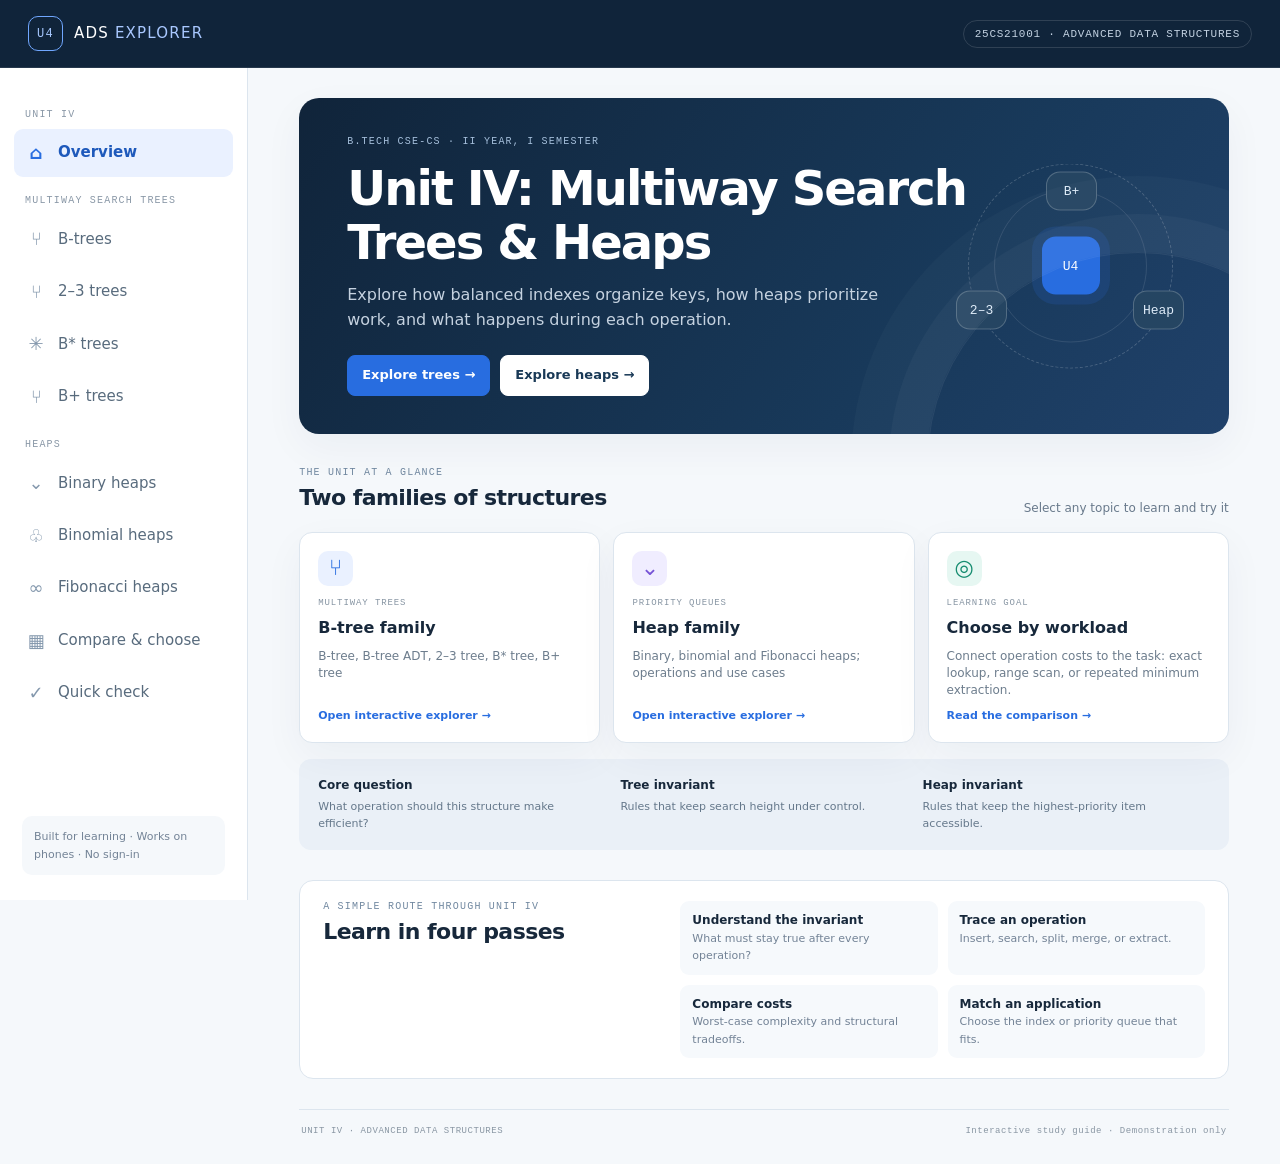
<file: index.html>
<!doctype html>
<html lang="en">
<head>
  <meta charset="utf-8">
  <meta name="viewport" content="width=device-width, initial-scale=1">
  <meta name="theme-color" content="#10243a">
  <meta name="description" content="An interactive, mobile-friendly guide to Unit IV multiway search trees and heaps in Advanced Data Structures.">
  <link rel="manifest" href="manifest.webmanifest">
  <meta name="apple-mobile-web-app-capable" content="yes">
  <meta name="apple-mobile-web-app-status-bar-style" content="black-translucent">
  <title>Unit IV | Data Structure Explorer</title>
  <link rel="stylesheet" href="styles.css?v=17">
</head>
<body>
  <a class="skip" href="#main">Skip to content</a>
  <header class="topbar">
    <a class="brand" href="#home" aria-label="Unit IV explorer home"><span class="brand-icon">U4</span><span>ADS <b>EXPLORER</b></span></a>
    <button class="menu-toggle" id="menuToggle" aria-expanded="false" aria-controls="sideNav">☰ <span class="sr-only">Toggle navigation</span></button>
    <div class="course-pill">25CS21001 · ADVANCED DATA STRUCTURES</div>
  </header>
  <div class="layout">
    <aside class="sidebar" id="sideNav" aria-label="Unit IV topics">
      <div class="side-label">UNIT IV</div>
      <button class="nav-item active" data-view="home"><span>⌂</span> Overview</button>
      <div class="side-label">MULTIWAY SEARCH TREES</div>
      <button class="nav-item" data-view="btree"><span>⑂</span> B-trees</button>
      <button class="nav-item" data-view="twothree"><span>⑂</span> 2–3 trees</button>
      <button class="nav-item" data-view="bstar"><span>✳</span> B* trees</button>
      <button class="nav-item" data-view="bplus"><span>⑂</span> B+ trees</button>
      <div class="side-label">HEAPS</div>
      <button class="nav-item" data-view="binary"><span>⌄</span> Binary heaps</button>
      <button class="nav-item" data-view="binomial"><span>♧</span> Binomial heaps</button>
      <button class="nav-item" data-view="fibonacci"><span>∞</span> Fibonacci heaps</button>
      <button class="nav-item" data-view="compare"><span>▦</span> Compare & choose</button>
      <button class="nav-item" data-view="quiz"><span>✓</span> Quick check</button>
      <div class="sidebar-note">Built for learning · Works on phones · No sign-in</div>
    </aside>
    <main id="main" class="content">
      <section class="view active" id="view-home">
        <div class="hero">
          <div class="eyebrow">B.TECH CSE-CS · II YEAR, I SEMESTER</div>
          <h1>Unit IV: Multiway Search Trees &amp; Heaps</h1>
          <p>Explore how balanced indexes organize keys, how heaps prioritize work, and what happens during each operation.</p>
          <div class="hero-actions"><button class="button primary" data-go="btree">Explore trees <span>→</span></button><button class="button light" data-go="binary">Explore heaps <span>→</span></button></div>
          <div class="hero-orbit" aria-hidden="true"><div class="orbit-node n1">B+</div><div class="orbit-node n2">2–3</div><div class="orbit-node n3">Heap</div><div class="orbit-core">U4</div></div>
        </div>
        <div class="section-heading"><div><div class="eyebrow">THE UNIT AT A GLANCE</div><h2>Two families of structures</h2></div><span class="muted">Select any topic to learn and try it</span></div>
        <div class="topic-grid">
          <button class="topic-card" data-go="btree"><span class="topic-icon blue">⑂</span><span class="topic-meta">MULTIWAY TREES</span><strong>B-tree family</strong><span>B-tree, B-tree ADT, 2–3 tree, B* tree, B+ tree</span><i>Open interactive explorer →</i></button>
          <button class="topic-card" data-go="binary"><span class="topic-icon purple">⌄</span><span class="topic-meta">PRIORITY QUEUES</span><strong>Heap family</strong><span>Binary, binomial and Fibonacci heaps; operations and use cases</span><i>Open interactive explorer →</i></button>
          <article class="topic-card static"><span class="topic-icon green">◎</span><span class="topic-meta">LEARNING GOAL</span><strong>Choose by workload</strong><span>Connect operation costs to the task: exact lookup, range scan, or repeated minimum extraction.</span><i>Read the comparison →</i></article>
        </div>
        <div class="concept-strip"><div><b>Core question</b><span>What operation should this structure make efficient?</span></div><div><b>Tree invariant</b><span>Rules that keep search height under control.</span></div><div><b>Heap invariant</b><span>Rules that keep the highest-priority item accessible.</span></div></div>
        <section class="learning-map"><div><div class="eyebrow">A SIMPLE ROUTE THROUGH UNIT IV</div><h2>Learn in four passes</h2></div><ol class="steps"><li><b>Understand the invariant</b><span>What must stay true after every operation?</span></li><li><b>Trace an operation</b><span>Insert, search, split, merge, or extract.</span></li><li><b>Compare costs</b><span>Worst-case complexity and structural tradeoffs.</span></li><li><b>Match an application</b><span>Choose the index or priority queue that fits.</span></li></ol></section>
      </section>

      <section class="view" id="view-btree">
        <div class="page-head"><div class="eyebrow">MULTIWAY SEARCH TREES · 01</div><h1>B-trees</h1><p>A B-tree keeps multiple sorted keys in each node. One comparison inside a node chooses which child interval can contain the target.</p></div>
        <div class="definition-grid"><article class="info-card"><h3>Invariant</h3><p>Order <em>m</em> means at most <em>m</em> children and <em>m−1</em> keys per node. Non-root nodes have at least ⌈m/2⌉ children (⌈m/2⌉−1 keys); all leaves share a depth.</p></article><article class="info-card"><h3>Why it stays shallow</h3><p>Each node branches to many children. Splitting a full child promotes its median, growing the tree upward only when the root splits.</p></article><article class="info-card"><h3>Where it fits</h3><p>Large ordered indexes on storage systems, where reducing page reads matters. Range scans are supported by in-order traversal.</p></article></div>
        <div class="explorer-card"><div class="explorer-top"><div><div class="eyebrow">TRY IT</div><h2>B-tree insertion and search</h2><p>Insert keys one at a time; watch a full node split and its middle key rise.</p></div><span class="live-tag">● INTERACTIVE</span></div><div class="controls"><label class="field">Key <input id="btreeInput" inputmode="numeric" placeholder="e.g. 42" maxlength="6"></label><button class="button primary" id="btreeInsert">Insert</button><button class="button" id="btreeDelete">Delete</button><button class="button" id="btreeFind">Find</button><button class="button" id="btreePrint">Print sorted keys</button><button class="button subtle" id="btreeReset">Clear</button><span class="field compact">Order (max children) <select id="btreeDegree"><option value="2">2</option><option value="3">3</option><option value="4" selected>4</option><option value="5">5</option></select></span></div><div class="tree-canvas" id="btreeCanvas" role="img" aria-label="B-tree visualization"></div><div class="animation-controls" aria-label="B-tree animation controls"><button class="button subtle" id="btreePrev" disabled>Step Back</button><button class="button" id="btreePlay" disabled>Play</button><button class="button subtle" id="btreeNext" disabled>Step Forward</button><button class="button subtle" id="btreeSkip" disabled>Skip to End</button><label class="speed-field">Speed <select id="btreeSpeed"><option value="1200">Slow</option><option value="700" selected>Normal</option><option value="350">Fast</option></select></label></div><div class="operation-message" id="btreeFrame" aria-live="polite">Ready for the next operation.</div><div class="operation-message" id="btreeMessage" aria-live="polite">Insert a key to begin. Try: 10, 20, 5, 6, 12, 30, 7, 17.</div><div class="step-list" id="btreeSteps"></div></div>
        <div class="section-heading"><div><div class="eyebrow">B-TREE ADT</div><h2>Operations and cost</h2></div></div><div class="table-wrap"><table><thead><tr><th>Operation</th><th>What it does</th><th>Worst-case time</th></tr></thead><tbody><tr><td>Search(key)</td><td>Choose a child interval at each level</td><td>O(log n)</td></tr><tr><td>Insert(key)</td><td>Insert into a leaf; split full nodes as required</td><td>O(log n) node visits</td></tr><tr><td>Delete(key)</td><td>Remove while borrowing or merging to restore occupancy</td><td>O(log n) node visits</td></tr><tr><td>Traverse()</td><td>Visit keys in sorted order</td><td>O(n)</td></tr></tbody></table></div><div class="note"><b>ADT vs implementation:</b> the abstract data type specifies operations and behavior; the B-tree is one balanced multiway-tree implementation.</div>
      </section>

      <section class="view" id="view-twothree">
        <div class="page-head"><div class="eyebrow">MULTIWAY SEARCH TREES · 02</div><h1>2–3 trees</h1><p>A 2–3 tree is a balanced search tree where each internal node is either a 2-node or a 3-node. It is a special B-tree with at most two keys per node.</p></div>
        <div class="definition-grid"><article class="info-card"><h3>2-node</h3><p>One key, two child intervals: keys smaller than the separator and keys larger than it.</p></article><article class="info-card"><h3>3-node</h3><p>Two ordered keys, three child intervals: below, between, and above those keys.</p></article><article class="info-card"><h3>Balance rule</h3><p>Every leaf is at the same depth. A split may promote a key and propagate upward; a root split adds one level.</p></article></div>
        <div class="explorer-card"><div class="explorer-top"><div><div class="eyebrow">TRY IT</div><h2>Watch 2–3 node splits</h2><p>Each node holds one or two keys. Insert the third key into a full node and its middle key moves up.</p></div><span class="live-tag">● INTERACTIVE</span></div><div class="controls"><label class="field">Key <input id="ttInput" inputmode="numeric" placeholder="e.g. 24" maxlength="6"></label><button class="button primary" id="ttInsert">Insert</button><button class="button" id="ttDelete">Delete</button><button class="button" id="ttFind">Search</button><button class="button subtle" id="ttReset">Reset</button></div><div class="tree-canvas" id="ttCanvas" role="img" aria-label="2–3 tree visualization"></div><div class="animation-controls"><button class="button subtle" id="ttPrev" disabled>Step Back</button><button class="button" id="ttPlay" disabled>Play</button><button class="button subtle" id="ttNext" disabled>Step Forward</button><label class="speed-field">Speed <select id="ttSpeed"><option value="1400">Slow</option><option value="850" selected>Normal</option><option value="450">Fast</option></select></label></div><div class="operation-message" id="ttFrame" aria-live="polite">Ready for the next operation.</div><div class="operation-message" id="ttMessage" aria-live="polite">Insert: 10, 20, 30, 40, 50, 60, 70. Notice every leaf stays level.</div><div class="step-list" id="ttSteps"></div></div>
        <div class="note"><b>Search path:</b> At each node, compare against its one or two keys and follow the matching interval. A tree with n keys has height Θ(log n); search and insertion take O(log n) node visits.</div>
      </section>

      <section class="view" id="view-bstar">
        <div class="page-head"><div class="eyebrow">MULTIWAY SEARCH TREES · 03</div><h1>B* trees</h1><p>A B* tree is a B-tree variant that delays splitting a full node. It first tries to redistribute keys with a sibling; if both are full, it splits two nodes into three.</p></div>
        <div class="definition-grid"><article class="info-card"><h3>Higher occupancy</h3><p>With maximum m children, non-root nodes are generally kept at least about two-thirds full, compared with the B-tree's one-half minimum.</p></article><article class="info-card"><h3>First choice: redistribute</h3><p>If a neighboring sibling has room, move a parent separator and keys among the sibling and the overflowing node.</p></article><article class="info-card"><h3>Then: 2-to-3 split</h3><p>When the sibling is also full, redistribute the combined keys and separators across three nodes, promoting two separators.</p></article></div>
        <div class="explorer-card"><div class="explorer-top"><div><div class="eyebrow">SPLIT WALKTHROUGH</div><h2>Why a B* tree can defer a split</h2><p>A small order-4 illustration. Advance to compare the sibling-first policy with an immediate B-tree split.</p></div><span class="live-tag">● STEP DEMO</span></div><div class="bstar-demo" id="bstarDemo" aria-live="polite"></div><div class="controls"><button class="button" id="bstarBack">← Previous</button><button class="button" id="bstarPlay" disabled>Play</button><button class="button primary" id="bstarNext">Next step →</button><button class="button subtle" id="bstarReset">Restart</button><label class="speed-field">Speed <select id="bstarSpeed"><option value="1400">Slow</option><option value="850" selected>Normal</option><option value="450">Fast</option></select></label></div><div class="operation-message" id="bstarText"></div><div class="note"><b>Occupancy:</b> Higher minimum fill can reduce wasted space and sometimes tree height. Insertions may need extra redistribution work; exact policies depend on the specific B* variant.</div>
      </section>

      <section class="view" id="view-bplus">
        <div class="page-head"><div class="eyebrow">MULTIWAY SEARCH TREES · 04</div><h1>B+ trees</h1><p>Internal nodes guide search; all records (or record pointers) live in linked leaves. Choose order 2–5 (maximum children); the maximum leaf keys and internal child pointers follow that order. This makes ordered range scans especially efficient.</p></div>
        <div class="definition-grid"><article class="info-card"><h3>Internal nodes</h3><p>Contain separator keys and child pointers. A separator directs the search; it is not the only place a data record may be stored.</p></article><article class="info-card"><h3>Linked leaves</h3><p>Leaf pages contain the actual keys and point to the next leaf. After locating the first key, a range query walks adjacent leaves.</p></article><article class="info-card"><h3>Compared with B-tree</h3><p>B-trees can store records in internal and leaf nodes. B+ trees concentrate records in leaves, often increasing internal fanout and simplifying scans.</p></article></div>
        <div class="explorer-card"><div class="explorer-top"><div><div class="eyebrow">TRY IT</div><h2>B+ tree operations with traversal playback</h2><p>Follow separator comparisons, leaf searches, sorted printing, and inclusive range scans through the linked leaves.</p></div><span class="live-tag">● INTERACTIVE</span></div><div class="controls"><label class="field">Key <input id="bpInput" inputmode="numeric" placeholder="e.g. 42" maxlength="6"></label><button class="button primary" id="bpInsert">Insert</button><button class="button" id="bpDelete">Delete</button><button class="button" id="bpFind">Find</button><button class="button" id="bpPrint">Print sorted keys</button><label class="field">From <input id="bpFrom" inputmode="numeric" placeholder="10" maxlength="6"></label><label class="field">To <input id="bpTo" inputmode="numeric" placeholder="50" maxlength="6"></label><button class="button" id="bpRange">Range scan</button><button class="button subtle" id="bpReset">Reset</button><label class="field compact">Order (max children) <select id="bpOrder"><option value="2">2</option><option value="3">3</option><option value="4" selected>4</option><option value="5">5</option></select></label></div><div class="tree-canvas" id="bpCanvas" role="img" aria-label="B+ tree visualization"></div><div class="leaf-chain" id="bpLeaves" aria-label="Linked B+ tree leaves"></div><div class="animation-controls"><button class="button subtle" id="bpPrev" disabled>Step Back</button><button class="button" id="bpPlay" disabled>Play</button><button class="button subtle" id="bpNext" disabled>Step Forward</button><button class="button subtle" id="bpEnd" disabled>Skip to End</button><label class="speed-field">Speed <select id="bpSpeed"><option value="1400">Slow</option><option value="850" selected>Normal</option><option value="450">Fast</option></select></label></div><div class="operation-message" id="bpFrame" aria-live="polite">Ready for the next operation.</div><div class="operation-message" id="bpMessage" aria-live="polite">Insert: 8, 3, 15, 1, 6, 10, 20, 4, 7, 12. Then try range 4 to 12.</div><div class="step-list" id="bpSteps"></div></div>
        <div class="note"><b>Range-query idea:</b> descend once to the leaf containing the lower bound (O(log n)), then scan sequentially until the upper bound (O(k) for k reported keys): O(log n + k).</div>
      </section>

      <section class="view" id="view-binary">
        <div class="page-head"><div class="eyebrow">HEAPS · 01</div><h1>Binary heaps</h1><p>A binary heap is a complete binary tree stored compactly in an array. In a min-heap, each parent key is no greater than its children.</p></div>
        <div class="definition-grid"><article class="info-card"><h3>Shape property</h3><p>All levels are full except possibly the last, which fills from left to right. This lets an array represent the tree without pointers.</p></article><article class="info-card"><h3>Heap-order property</h3><p>For a min-heap, parent ≤ child. The minimum is at the root; the entire array is not sorted.</p></article><article class="info-card"><h3>Array formulas (0-based)</h3><p>Parent: ⌊(i−1)/2⌋ · Left: 2i+1 · Right: 2i+2</p></article></div>
        <div class="explorer-card"><div class="explorer-top"><div><div class="eyebrow">TRY IT</div><h2>Min-heap and max-heap operations</h2><p>Step through each comparison and swap. Search highlights every visited node in level order because a heap does not globally sort arbitrary keys.</p></div><span class="live-tag">● INTERACTIVE</span></div><div class="controls"><label class="field">Mode <select id="heapMode"><option value="min">Min-heap</option><option value="max">Max-heap</option></select></label><label class="field">Priority <input id="heapInput" inputmode="numeric" placeholder="e.g. 18" maxlength="6"></label><button class="button primary" id="heapInsert">Insert</button><button class="button" id="heapExtract">Extract root</button><button class="button" id="heapFind">Search</button><button class="button subtle" id="heapReset">Reset</button><button class="button subtle" id="heapDemo">Load example</button></div><div class="tree-canvas" id="heapCanvas" role="img" aria-label="Binary min-heap or max-heap visualization"></div><div class="array-view" id="heapArray"></div><div class="animation-controls" aria-label="Heap animation controls"><button class="button subtle" id="heapPrev" disabled>Step Back</button><button class="button" id="heapPlay" disabled>Play</button><button class="button subtle" id="heapNext" disabled>Step Forward</button><button class="button subtle" id="heapEnd" disabled>Skip to End</button><label class="speed-field">Speed <select id="heapSpeed"><option value="1500">Slow</option><option value="900" selected>Normal</option><option value="450">Fast</option></select></label></div><div class="operation-message" id="heapFrame" aria-live="polite">Ready for the next operation.</div><div class="operation-message" id="heapMessage" aria-live="polite">Insert priorities or load the example. Try 18, 9, 12, 4, 7, 15.</div><div class="step-list" id="heapSteps"></div></div>
        <div class="table-wrap"><table><thead><tr><th>Operation</th><th>Time</th><th>Reason</th></tr></thead><tbody><tr><td>Peek root (min or max)</td><td>O(1)</td><td>Chosen priority extreme is root</td></tr><tr><td>Insert</td><td>O(log n)</td><td>At most one path to root</td></tr><tr><td>Extract root (min or max)</td><td>O(log n)</td><td>At most one path to leaf</td></tr><tr><td>Build heap</td><td>O(n)</td><td>Bottom-up heapify</td></tr><tr><td>Search arbitrary key</td><td>O(n)</td><td>Heap order does not sort siblings/subtrees</td></tr></tbody></table></div>
      </section>

      <section class="view" id="view-binomial">
        <div class="page-head"><div class="eyebrow">HEAPS · 02</div><h1>Binomial heaps</h1><p>A binomial heap is a collection of binomial trees with at most one tree of each degree. Its structure makes heap union efficient.</p></div>
        <div class="definition-grid"><article class="info-card"><h3>Binomial tree Bₖ</h3><p>B₀ is a single node. Bₖ is formed by linking two Bₖ₋₁ trees. It has 2ᵏ nodes, height k, and root degree k.</p></article><article class="info-card"><h3>Forest resembles binary bits</h3><p>A heap with n nodes has a tree for each set bit in n's binary representation. Example: 13 = 8 + 4 + 1 → B₃, B₂, B₀.</p></article><article class="info-card"><h3>Link operation</h3><p>Compare two equal-degree roots; make the larger root a child of the smaller. This is analogous to carrying in binary addition.</p></article></div>
        <div class="explorer-card"><div class="explorer-top"><div><div class="eyebrow">TRY IT</div><h2>Insert and link equal-degree trees</h2><p>Each insert adds B₀. Collisions carry upward by linking roots.</p></div><span class="live-tag">● INTERACTIVE</span></div><div class="controls"><label class="field">Key <input id="binInput" inputmode="numeric" placeholder="e.g. 23" maxlength="6"></label><button class="button primary" id="binInsert">Insert</button><button class="button" id="binExtract">Extract min</button><button class="button" id="binFind">Search</button><button class="button subtle" id="binReset">Reset</button><button class="button subtle" id="binDemo">Load example</button></div><div class="tree-canvas forest" id="binCanvas" role="img" aria-label="Binomial heap forest visualization"></div><div class="animation-controls"><button class="button subtle" id="binPrev" disabled>Step Back</button><button class="button" id="binPlay" disabled>Play</button><button class="button subtle" id="binNext" disabled>Step Forward</button><label class="speed-field">Speed <select id="binSpeed"><option value="1400">Slow</option><option value="850" selected>Normal</option><option value="450">Fast</option></select></label></div><div class="operation-message" id="binFrame" aria-live="polite">Ready for the next operation.</div><div class="operation-message" id="binMessage" aria-live="polite">Insert 13 values to see degrees B₃, B₂ and B₀.</div><div class="step-list" id="binSteps"></div></div>
        <div class="note"><b>Typical bounds:</b> find-min O(log n) (or O(1) with a maintained pointer), insert O(log n), union O(log n), decrease-key O(log n), extract-min O(log n). A single insert may trigger links; the amortized intuition is similar to binary-counter carries.</div>
      </section>

      <section class="view" id="view-fibonacci">
        <div class="page-head"><div class="eyebrow">HEAPS · 03</div><h1>Fibonacci heaps</h1><p>A Fibonacci heap is a lazy forest of heap-ordered trees. It postpones structural work during insert and meld, then consolidates trees during extract-min.</p></div>
        <div class="definition-grid"><article class="info-card"><h3>Lazy insertion</h3><p>Add a singleton root to the root list and update the min pointer. No tree linking is required immediately.</p></article><article class="info-card"><h3>Consolidation</h3><p>After removing the minimum, promote its children, then repeatedly link roots with equal degree until root degrees are unique.</p></article><article class="info-card"><h3>Amortized analysis</h3><p>Potential Φ = number of roots + 2 × number of marked nodes. Cheap operations leave potential that pays for later work.</p></article></div>
        <div class="explorer-card"><div class="explorer-top"><div><div class="eyebrow">TRY IT</div><h2>Lazy insert vs extract-min consolidation</h2><p>Insertions keep separate roots. Extract-min promotes children and consolidates equal degrees.</p></div><span class="live-tag">● INTERACTIVE</span></div><div class="controls"><label class="field">Key <input id="fibInput" inputmode="numeric" placeholder="e.g. 16" maxlength="6"></label><button class="button primary" id="fibInsert">Insert</button><button class="button" id="fibExtract">Extract min</button><button class="button" id="fibFind">Search</button><button class="button subtle" id="fibReset">Reset</button><button class="button subtle" id="fibDemo">Load example</button></div><div class="tree-canvas forest" id="fibCanvas" role="img" aria-label="Fibonacci heap forest visualization"></div><div class="animation-controls"><button class="button subtle" id="fibPrev" disabled>Step Back</button><button class="button" id="fibPlay" disabled>Play</button><button class="button subtle" id="fibNext" disabled>Step Forward</button><label class="speed-field">Speed <select id="fibSpeed"><option value="1400">Slow</option><option value="850" selected>Normal</option><option value="450">Fast</option></select></label></div><div class="operation-message" id="fibFrame" aria-live="polite">Ready for the next operation.</div><div class="operation-message" id="fibMessage">Try inserts 16, 5, 24, 8. Root list grows without links. Extract min to consolidate.</div><div class="step-list" id="fibSteps"></div></div>
        <div class="table-wrap"><table><thead><tr><th>Operation</th><th>Amortized time</th><th>Remark</th></tr></thead><tbody><tr><td>Find min</td><td>O(1)</td><td>Maintain min pointer</td></tr><tr><td>Insert</td><td>O(1)</td><td>Join singleton to root list</td></tr><tr><td>Meld / union</td><td>O(1)</td><td>Concatenate root lists</td></tr><tr><td>Decrease key</td><td>O(1)</td><td>Cut and cascading cuts (amortized)</td></tr><tr><td>Extract min</td><td>O(log n)</td><td>Consolidate by degree</td></tr></tbody></table></div>
        <div class="note"><b>Tradeoff:</b> Fibonacci heaps have strong theoretical amortized bounds, especially for decrease-key-heavy algorithms such as Dijkstra's algorithm. Their pointer-rich structures and overhead can make simpler heaps faster in practical programs.</div>
        <div class="section-heading"><div><div class="eyebrow">HEAP APPLICATIONS</div><h2>Where priority queues appear</h2></div></div><div class="decision-grid"><article><span class="decision-number">01</span><h3>Graph algorithms</h3><p>Dijkstra's shortest-path and Prim's minimum spanning tree repeatedly select the next minimum-weight candidate. Decrease-key matters in implementations that update priorities in place.</p></article><article><span class="decision-number">02</span><h3>Scheduling and simulation</h3><p>Operating systems, event simulation, and task schedulers repeatedly choose the next event or highest-priority task.</p></article><article><span class="decision-number">03</span><h3>Top-k and merging</h3><p>Keep the best k candidates, or merge k already-sorted streams by repeatedly taking the smallest current head.</p></article><article><span class="decision-number">04</span><h3>Heap sort</h3><p>Build a heap, then repeatedly remove the root to produce sorted order in O(n log n) time and O(1) auxiliary array space in the in-place form.</p></article></div>
      </section>

      <section class="view" id="view-compare">
        <div class="page-head"><div class="eyebrow">UNIT IV · SYNTHESIS</div><h1>Compare and choose</h1><p>No data structure is “best” for every workload. Identify the required operation, input scale, and storage model first.</p></div>
        <div class="table-wrap compare-table"><table><thead><tr><th>Structure</th><th>Search / peek</th><th>Insert</th><th>Remove / delete</th><th>Best-known fit</th></tr></thead><tbody><tr><td><b>B-tree</b></td><td>O(log n)</td><td>O(log n)</td><td>O(log n)</td><td>Ordered index; storage pages</td></tr><tr><td><b>2–3 tree</b></td><td>O(log n)</td><td>O(log n)</td><td>O(log n)</td><td>Teaching balanced search trees</td></tr><tr><td><b>B* tree</b></td><td>O(log n)</td><td>O(log n)</td><td>O(log n)</td><td>Page-oriented index with higher occupancy</td></tr><tr><td><b>B+ tree</b></td><td>O(log n)</td><td>O(log n)</td><td>O(log n)</td><td>Ordered indexes and range scans</td></tr><tr><td><b>Binary heap</b></td><td>Peek min O(1); arbitrary search O(n)</td><td>O(log n)</td><td>Extract min O(log n)</td><td>Simple priority queue</td></tr><tr><td><b>Binomial heap</b></td><td>Find min O(log n)*</td><td>O(log n)</td><td>Extract min O(log n)</td><td>Efficient heap union/meld</td></tr><tr><td><b>Fibonacci heap</b></td><td>Find min O(1)</td><td>Amortized O(1)</td><td>Extract min amortized O(log n)</td><td>Many decrease-key and meld operations</td></tr></tbody></table></div><p class="table-footnote">* O(1) when the implementation maintains a pointer to the minimum root. Tree operations count node visits; disk I/O and within-node search costs depend on implementation.</p>
        <div class="decision-grid"><article><span class="decision-number">01</span><h3>Need sorted range results?</h3><p>Choose a B+ tree: descend to the first leaf and follow leaf links.</p></article><article><span class="decision-number">02</span><h3>Need exact priority removal?</h3><p>Choose a binary heap for a compact, straightforward priority queue.</p></article><article><span class="decision-number">03</span><h3>Need frequent heap meld?</h3><p>Binomial or Fibonacci heaps support union more directly than a binary heap.</p></article><article><span class="decision-number">04</span><h3>Need frequent decrease-key?</h3><p>Fibonacci heaps offer O(1) amortized decrease-key, at the cost of complexity.</p></article></div>
        <div class="note"><b>Comparison caution:</b> These are asymptotic bounds, not benchmark promises. Constants, memory layout, cache behavior, key distribution, workload mix, and storage media affect observed speed.</div>
      </section>

      <section class="view" id="view-quiz">
        <div class="page-head"><div class="eyebrow">RETRIEVAL PRACTICE</div><h1>Quick check</h1><p>Answer each question, then reveal the explanation. This is practice, not a graded test.</p></div><div id="quizList" class="quiz-list"></div><div class="quiz-score" id="quizScore" aria-live="polite">Answer a question to begin.</div></section>
      <footer class="footer"><span>UNIT IV · ADVANCED DATA STRUCTURES</span><span>Interactive study guide · Demonstration only</span></footer>
    </main>
  </div>
  <script src="app.js?v=17"></script>
  <script>if ('serviceWorker' in navigator && location.protocol.startsWith('http')) navigator.serviceWorker.register('./service-worker.js').catch(() => {});</script>
</body>
</html>
</file>
<file: styles.css>
:root{--ink:#17283b;--muted:#68798b;--line:#dce5ee;--paper:#f5f8fb;--white:#fff;--navy:#10243a;--blue:#286de0;--blue2:#eaf1ff;--purple:#7653d6;--green:#168c70;--shadow:0 14px 40px #1734510c}
*{box-sizing:border-box}html{scroll-behavior:smooth}body{margin:0;background:var(--paper);color:var(--ink);font:15px/1.58 'DM Sans',system-ui,-apple-system,'Segoe UI',sans-serif}button,input,select{font:inherit}button{color:inherit}.sr-only{position:absolute;width:1px;height:1px;padding:0;margin:-1px;overflow:hidden;clip:rect(0,0,0,0);white-space:nowrap;border:0}.skip{position:absolute;left:-9999px;z-index:20;background:white;padding:8px}.skip:focus{left:8px;top:8px}.topbar{height:68px;position:sticky;top:0;z-index:10;background:var(--navy);color:#fff;display:flex;align-items:center;justify-content:space-between;padding:0 28px;border-bottom:1px solid #ffffff18}.brand{color:white;text-decoration:none;display:flex;align-items:center;gap:11px;font-size:15px;letter-spacing:.08em}.brand-icon{display:grid;place-items:center;width:35px;height:35px;border:1px solid #70a7ff;border-radius:10px;color:#a7c8ff;font:500 12px 'DM Mono',monospace}.brand b{color:#a9c8ff;font-weight:500}.course-pill{font:11px 'DM Mono',monospace;letter-spacing:.07em;color:#c3d2e2;border:1px solid #ffffff22;border-radius:20px;padding:7px 11px}.menu-toggle{display:none;border:1px solid #ffffff40;background:transparent;color:white;border-radius:8px;padding:7px 10px}.layout{display:grid;grid-template-columns:248px minmax(0,1fr);max-width:1600px;margin:auto}.sidebar{position:sticky;top:68px;height:calc(100vh - 68px);overflow:auto;background:#fff;border-right:1px solid var(--line);padding:25px 14px;display:flex;flex-direction:column;align-items:stretch}.side-label{padding:16px 11px 7px;color:#8a98a7;font:10px 'DM Mono',monospace;letter-spacing:.12em}.nav-item{display:flex;align-items:center;gap:12px;border:0;background:transparent;text-align:left;padding:10px 12px;margin:2px 0;border-radius:9px;color:#586b7d;cursor:pointer}.nav-item span{font-size:18px;color:#8498ad;width:20px;text-align:center}.nav-item:hover{background:#f2f6fa;color:var(--ink)}.nav-item.active{background:var(--blue2);color:#1e59bb;font-weight:700}.nav-item.active span{color:var(--blue)}.sidebar-note{margin:auto 8px 0;padding:12px;background:#f5f8fb;border-radius:10px;color:#738396;font-size:11px}.content{min-width:0;padding:30px clamp(18px,4vw,58px) 24px}.view{display:none}.view.active{display:block;animation:rise .24s ease-out}@keyframes rise{from{opacity:.5;transform:translateY(5px)}to{opacity:1;transform:none}}.hero{min-height:310px;background:linear-gradient(125deg,#10243a 0%,#18395a 65%,#20416a 100%);border-radius:20px;padding:38px clamp(22px,4vw,48px);color:white;position:relative;overflow:hidden;box-shadow:var(--shadow)}.hero:after{content:'';position:absolute;inset:auto -120px -240px auto;width:420px;height:420px;border-radius:50%;border:1px solid #ffffff12;box-shadow:0 0 0 38px #ffffff08,0 0 0 76px #ffffff06}.eyebrow{font:10px 'DM Mono',monospace;letter-spacing:.12em;color:#7188a0}.hero .eyebrow{color:#a5bfdb}.hero h1{font-size:clamp(30px,4.4vw,48px);line-height:1.12;letter-spacing:-.04em;max-width:620px;margin:15px 0 12px}.hero p{max-width:560px;color:#c5d2e0;font-size:16px;margin:0}.hero-actions{display:flex;gap:10px;margin-top:23px}.button{border:1px solid #cad6e2;background:white;border-radius:8px;padding:9px 14px;min-height:39px;font-size:13px;font-weight:700;cursor:pointer;transition:transform .14s,border-color .14s,background .14s}.button:hover{transform:translateY(-1px);border-color:#80a6dc}.button.primary{background:var(--blue);border-color:var(--blue);color:white}.button.primary:hover{background:#1b5dc9}.button.light{background:#ffffff;color:#193956;border-color:#ffffff}.button.subtle{background:#f5f8fb;border-color:#e4eaf0;color:#53667a}.hero-orbit{position:absolute;right:6%;top:50%;transform:translateY(-50%);width:205px;height:205px;border:1px dashed #ffffff32;border-radius:50%}.hero-orbit:before{content:'';position:absolute;inset:25px;border:1px solid #ffffff1b;border-radius:50%}.orbit-core,.orbit-node{position:absolute;display:grid;place-items:center;border-radius:14px;font:500 13px 'DM Mono',monospace}.orbit-core{width:58px;height:58px;left:calc(50% - 29px);top:calc(50% - 29px);background:#286de0;color:white;box-shadow:0 0 0 10px #286de029}.orbit-node{background:#254562;border:1px solid #ffffff35;color:#deebf8;width:51px;height:39px}.n1{top:7px;left:77px}.n2{left:-13px;top:126px}.n3{right:-12px;top:126px}.section-heading{display:flex;align-items:end;justify-content:space-between;margin:33px 0 14px}.section-heading h2,.learning-map h2{font-size:22px;letter-spacing:-.025em;margin:3px 0}.muted{font-size:12px;color:var(--muted)}.topic-grid{display:grid;grid-template-columns:repeat(3,minmax(0,1fr));gap:13px}.topic-card{min-height:184px;background:#fff;border:1px solid var(--line);border-radius:13px;padding:18px;text-align:left;display:flex;flex-direction:column;align-items:flex-start;gap:7px;box-shadow:var(--shadow);cursor:pointer}.topic-card:hover{border-color:#94b5e3;transform:translateY(-2px)}.topic-card.static{cursor:default}.topic-card.static:hover{transform:none}.topic-icon{width:35px;height:35px;display:grid;place-items:center;border-radius:10px;font-size:22px}.topic-icon.blue{background:#eaf1ff;color:#286de0}.topic-icon.purple{background:#f0edff;color:var(--purple)}.topic-icon.green{background:#e6f7f2;color:var(--green)}.topic-meta{color:#8795a3;font:9px 'DM Mono',monospace;letter-spacing:.1em;margin-top:5px}.topic-card strong{font-size:16px}.topic-card>span:last-of-type{font-size:12px;color:#6d7d8d;line-height:1.45}.topic-card i{font-style:normal;color:#286de0;font-size:11px;font-weight:700;margin-top:auto}.concept-strip{margin:16px 0 30px;display:grid;grid-template-columns:repeat(3,1fr);background:#eaf0f7;border-radius:12px;padding:17px 19px;gap:15px}.concept-strip div{display:flex;flex-direction:column;gap:3px}.concept-strip b{font-size:12px}.concept-strip span{font-size:11px;color:#65788b}.learning-map{background:white;border:1px solid var(--line);border-radius:14px;padding:20px 23px;display:grid;grid-template-columns:.9fr 1.4fr;gap:20px}.steps{margin:0;padding:0;list-style:none;display:grid;grid-template-columns:1fr 1fr;gap:10px}.steps li{padding:10px 12px;background:#f6f9fc;border-radius:9px;display:flex;flex-direction:column}.steps b{font-size:12px}.steps span{font-size:11px;color:#738396}.page-head{padding:6px 0 18px}.page-head .eyebrow{color:var(--blue)}.page-head h1{font-size:clamp(28px,4vw,40px);letter-spacing:-.04em;margin:6px 0}.page-head p{max-width:850px;color:#64778a;margin:0;font-size:15px}.definition-grid{display:grid;grid-template-columns:repeat(3,1fr);gap:12px;margin:12px 0 18px}.info-card{background:white;border:1px solid var(--line);border-radius:12px;padding:16px 17px;box-shadow:var(--shadow)}.info-card h3{margin:0 0 7px;font-size:14px}.info-card p{font-size:12px;color:#67798b;margin:0;line-height:1.6}.explorer-card{background:white;border:1px solid var(--line);border-radius:14px;padding:18px;margin:18px 0;box-shadow:var(--shadow)}.explorer-top{display:flex;justify-content:space-between;align-items:flex-start;gap:15px}.explorer-top h2{font-size:19px;margin:4px 0}.explorer-top p{margin:0;color:#728295;font-size:12px}.live-tag{white-space:nowrap;padding:5px 9px;color:#168c70;background:#e8f7f2;border-radius:20px;font:9px 'DM Mono',monospace}.controls{display:flex;align-items:end;flex-wrap:wrap;gap:8px;margin:17px 0 12px}.field{display:flex;align-items:center;gap:8px;color:#566a7e;font-size:11px;font-weight:700}.field input,.field select{min-width:88px;border:1px solid #d7e0e8;border-radius:7px;background:#fff;padding:8px 9px;color:var(--ink);font-size:13px;outline:none}.field input:focus,.field select:focus{border-color:#6095e8;box-shadow:0 0 0 3px #286de01a}.field.compact{margin-left:auto}.field.compact select{min-width:100px}.tree-canvas{width:100%;min-height:195px;overflow:auto;border:1px solid #e8edf3;border-radius:10px;background:linear-gradient(#fbfdff,#f7f9fc);display:flex;align-items:center;justify-content:center}.tree-canvas svg{width:100%;min-width:400px;height:auto;max-height:380px}.operation-message{padding:11px 13px;margin-top:11px;background:#f1f5fa;border-left:3px solid #5790e9;border-radius:5px;color:#435b72;font-size:12px}.step-list{display:flex;gap:7px;flex-wrap:wrap;margin-top:8px}.step-chip{background:#eaf1ff;color:#235cba;padding:5px 8px;border-radius:5px;font:10px 'DM Mono',monospace}.table-wrap{overflow:auto;border:1px solid var(--line);border-radius:11px;background:white;margin:12px 0 18px}.table-wrap table{width:100%;border-collapse:collapse;min-width:600px;font-size:12px}.table-wrap th{text-align:left;color:#65788a;background:#f3f7fa;font:10px 'DM Mono',monospace;letter-spacing:.06em}.table-wrap td,.table-wrap th{padding:10px 12px;border-bottom:1px solid #e8edf2;vertical-align:top}.table-wrap tr:last-child td{border-bottom:0}.table-wrap td:nth-child(2),.table-wrap td:nth-child(3){color:#536a81}.note{background:#fff9ea;border:1px solid #f1e3b8;color:#66583a;border-radius:10px;padding:13px 15px;font-size:12px;margin:15px 0}.note b{color:#514223}.bstar-demo{background:#f7f9fc;border:1px solid #e8edf3;border-radius:10px;padding:22px 12px;min-height:155px;display:flex;justify-content:center;align-items:center;gap:20px;flex-wrap:wrap}.bstar-box{min-width:90px;text-align:center}.bstar-box small{display:block;color:#78899a;font:9px 'DM Mono',monospace;margin-bottom:6px}.bstar-node{border:1px solid #a9bfd8;background:#eaf1ff;color:#204e89;padding:8px 11px;border-radius:7px;font:12px 'DM Mono',monospace;white-space:nowrap}.bstar-arrow{color:#889aab;font-size:20px}.leaf-chain{display:flex;align-items:center;gap:7px;overflow:auto;padding:9px 2px}.leaf{border:1px solid #9db6d3;background:#edf4ff;border-radius:7px;padding:7px 10px;font:10px 'DM Mono',monospace;white-space:nowrap}.leaf-arrow{color:#6a88a7}.array-view{display:flex;gap:5px;flex-wrap:wrap;padding:11px 2px}.array-cell{border:1px solid #b7c6d6;background:#fff;border-radius:5px;min-width:34px;padding:5px 7px;text-align:center;font:11px 'DM Mono',monospace}.array-cell.root{background:#eaf1ff;border-color:#80a8e6;color:#1d57af}.forest{align-items:flex-start;justify-content:flex-start;padding:13px}.forest svg{min-width:650px}.table-footnote{color:#728295;font-size:11px;margin:-8px 0 18px}.decision-grid{display:grid;grid-template-columns:repeat(2,1fr);gap:12px}.decision-grid article{background:white;border:1px solid var(--line);border-radius:12px;padding:15px;position:relative}.decision-number{font:10px 'DM Mono',monospace;color:#5790e9}.decision-grid h3{font-size:14px;margin:5px 0}.decision-grid p{font-size:12px;color:#687b8d;margin:0}.quiz-list{display:grid;gap:12px}.quiz-card{background:white;border:1px solid var(--line);border-radius:12px;padding:16px}.quiz-card h3{font-size:14px;margin:0 0 12px}.quiz-options{display:grid;grid-template-columns:repeat(2,1fr);gap:8px}.quiz-options button{background:#f6f8fb;border:1px solid #e1e8ef;border-radius:8px;padding:9px 11px;text-align:left;font-size:12px;cursor:pointer}.quiz-options button:hover{border-color:#8bafe1}.quiz-options button.correct{background:#e7f6ef;border-color:#77c5a3}.quiz-options button.wrong{background:#fff0ee;border-color:#e6a39a}.quiz-explanation{margin:10px 0 0;color:#547064;font-size:12px}.quiz-score{padding:12px;margin-top:14px;background:#eaf1ff;color:#315d96;border-radius:8px;font-size:12px}.footer{border-top:1px solid var(--line);margin-top:30px;padding:16px 2px 4px;display:flex;justify-content:space-between;gap:10px;color:#8996a3;font:9px 'DM Mono',monospace;letter-spacing:.06em}
@media(max-width:1000px){.layout{grid-template-columns:215px minmax(0,1fr)}.hero-orbit{right:3%;transform:translateY(-50%) scale(.82)}.topic-grid{grid-template-columns:repeat(2,1fr)}.topic-card:last-child{display:none}.learning-map{grid-template-columns:1fr}.steps{grid-template-columns:repeat(2,1fr)}}
@media(max-width:700px){.topbar{height:58px;padding:0 14px}.menu-toggle{display:block;order:3}.course-pill{display:none}.layout{display:block}.sidebar{display:none;position:fixed;z-index:12;top:58px;left:0;width:min(290px,85vw);height:calc(100dvh - 58px);box-shadow:12px 10px 30px #10243a20}.sidebar.open{display:flex}.content{padding:17px 14px 24px}.hero{padding:28px 21px;min-height:300px}.hero h1{font-size:32px;max-width:490px}.hero p{font-size:14px;max-width:450px}.hero-orbit{opacity:.18;right:-42px;top:64%;transform:translateY(-50%) scale(.8)}.hero-actions{position:relative;z-index:1}.section-heading{align-items:flex-start;flex-direction:column;gap:4px;margin-top:25px}.topic-grid{grid-template-columns:1fr}.topic-card{min-height:155px}.topic-card:last-child{display:flex}.concept-strip{grid-template-columns:1fr;gap:11px;padding:14px}.steps{grid-template-columns:1fr}.definition-grid{grid-template-columns:1fr}.info-card{padding:14px}.page-head{padding:3px 0 14px}.page-head h1{font-size:31px}.page-head p{font-size:13px}.explorer-card{padding:13px}.explorer-top h2{font-size:16px}.explorer-top p{font-size:11px}.live-tag{font-size:8px}.controls{align-items:stretch}.field{flex:1;min-width:140px;justify-content:space-between}.field input{flex:1;min-width:0}.field.compact{margin-left:0}.controls .button{flex:1}.tree-canvas{min-height:150px;justify-content:flex-start}.tree-canvas:not(.forest) svg{min-width:480px}.forest svg{min-width:650px}.bstar-demo{gap:8px}.bstar-box{min-width:74px}.bstar-node{font-size:10px;padding:7px}.decision-grid{grid-template-columns:1fr}.quiz-options{grid-template-columns:1fr}.footer{flex-direction:column}.compare-table table{min-width:790px}}
@media(prefers-reduced-motion:reduce){*,*::before,*::after{scroll-behavior:auto!important;animation:none!important;transition:none!important}}


.animation-controls{display:flex;align-items:center;gap:8px;flex-wrap:wrap;padding:10px 2px 2px}
.animation-controls .button{min-width:104px}
.animation-controls .button:disabled{opacity:.48;cursor:not-allowed;transform:none}
.speed-field{display:flex;align-items:center;gap:7px;color:#64778a;font-size:11px;font-weight:700;margin-left:auto}
.speed-field select{border:1px solid #d7e0e8;border-radius:7px;background:#fff;padding:7px 9px;color:var(--ink);font-size:12px}
#btreeFrame{margin-top:7px}
@media(max-width:700px){.animation-controls .button{flex:1;min-width:calc(50% - 8px)}.speed-field{margin:4px 0;width:100%;justify-content:space-between}.speed-field select{flex:1;max-width:190px}}

.array-cell.array-active{background:#ffe7a8;border-color:#e18a14;color:#704300;box-shadow:0 0 0 2px #e18a1433}
.leaf.leaf-active{background:#ffe7a8;border-color:#e18a14;color:#704300;box-shadow:0 0 0 2px #e18a1433}
</file>
